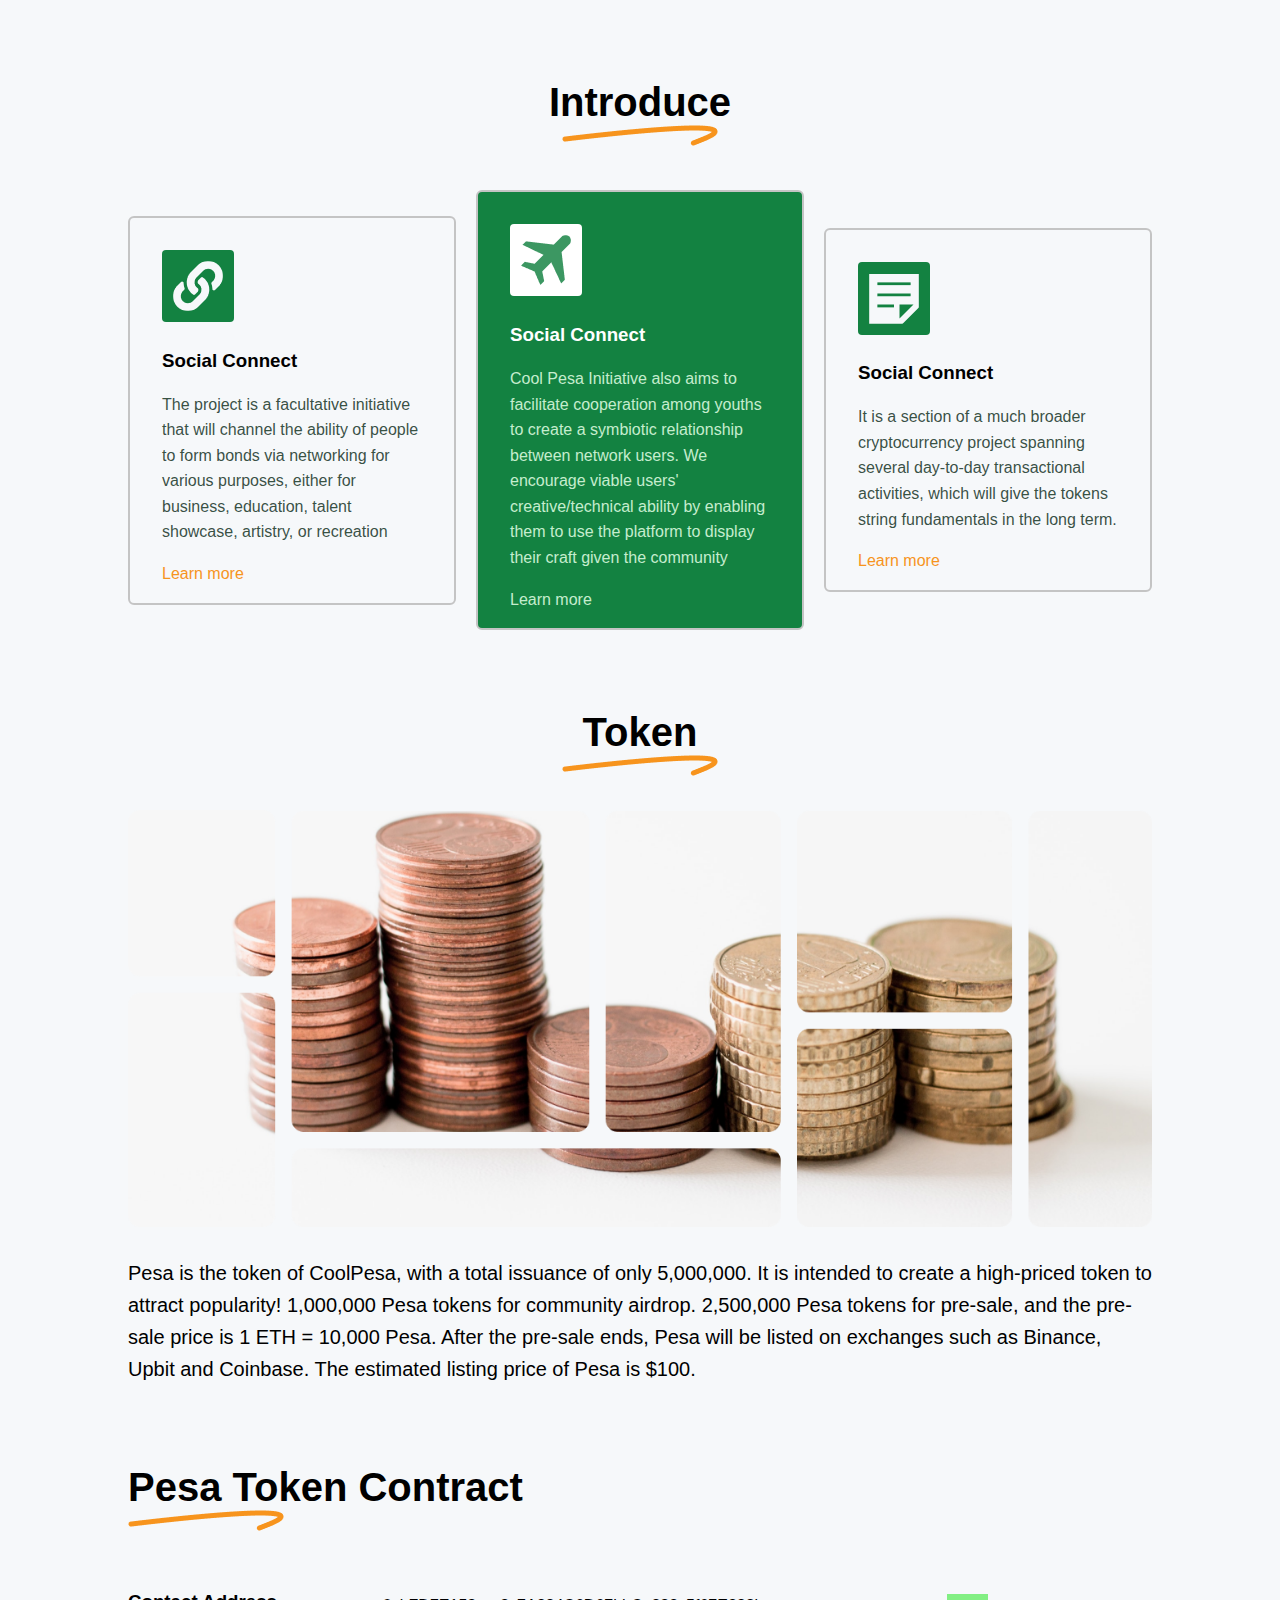
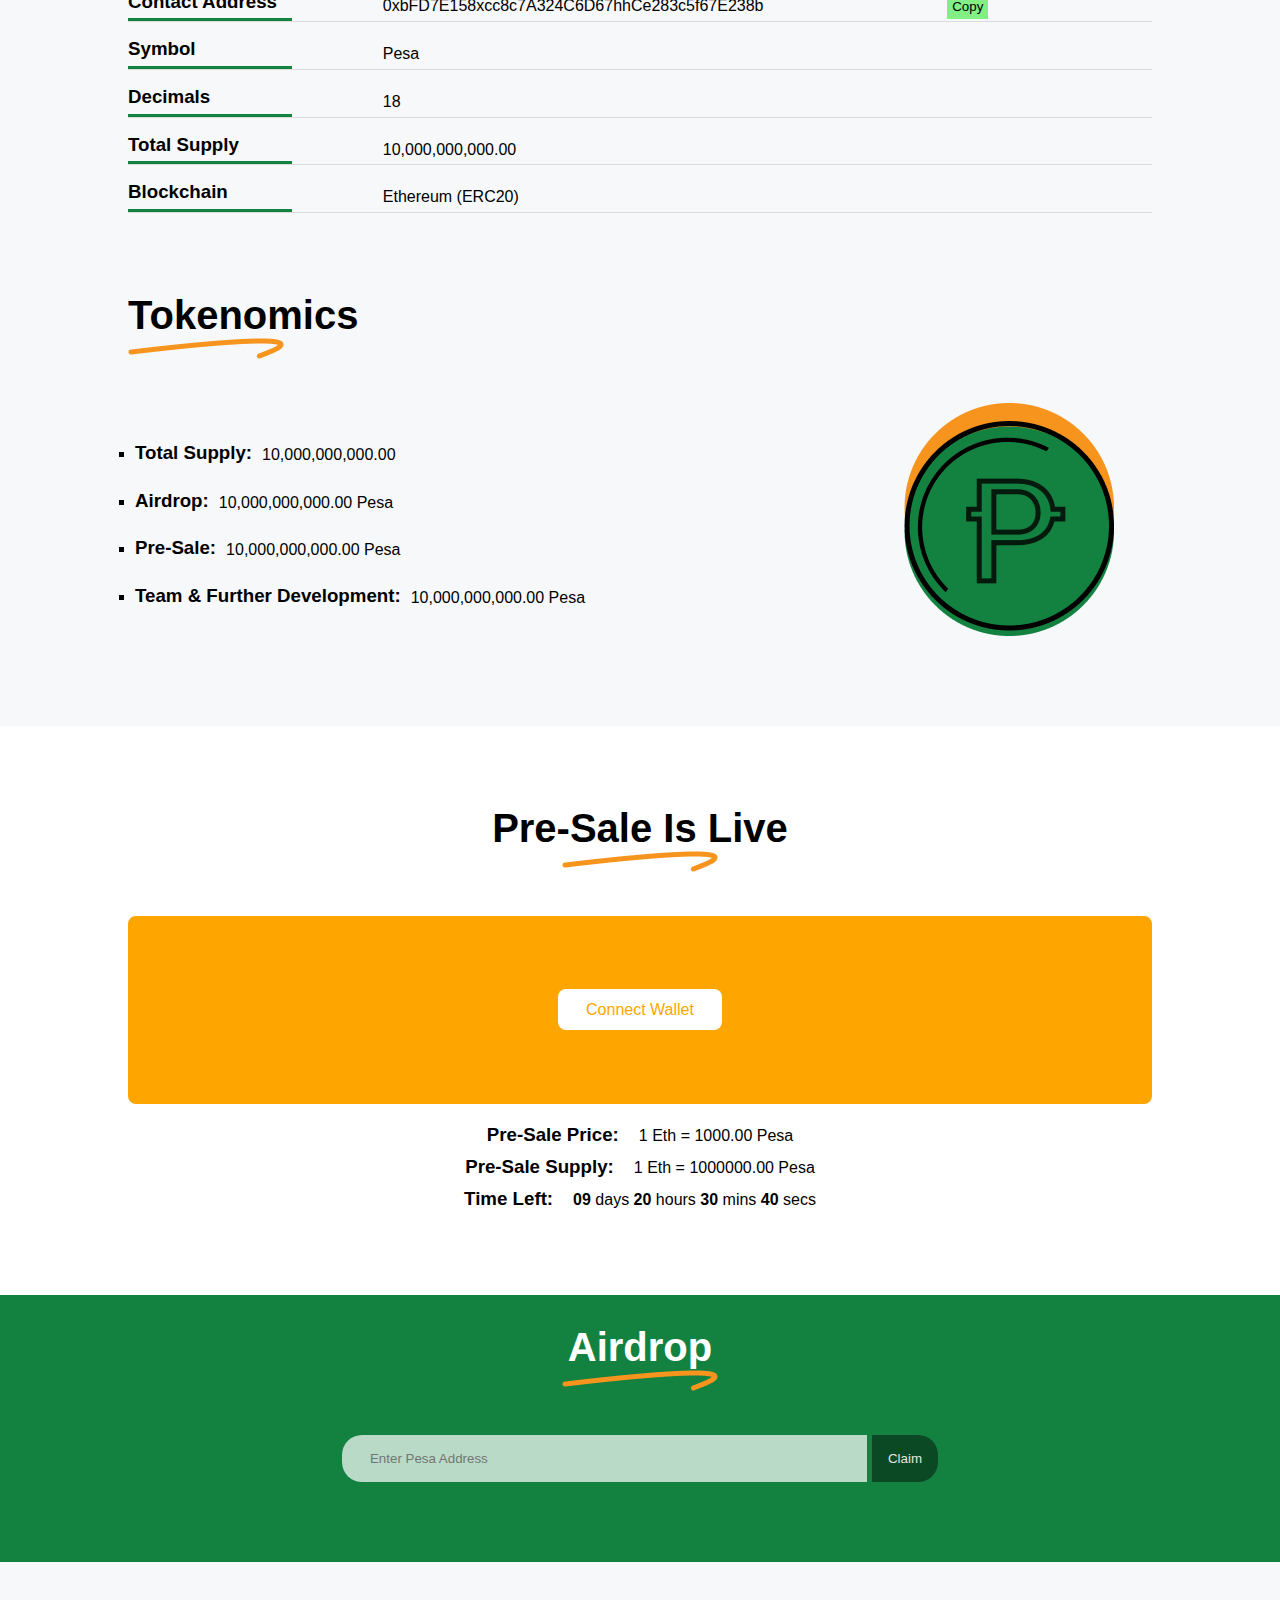
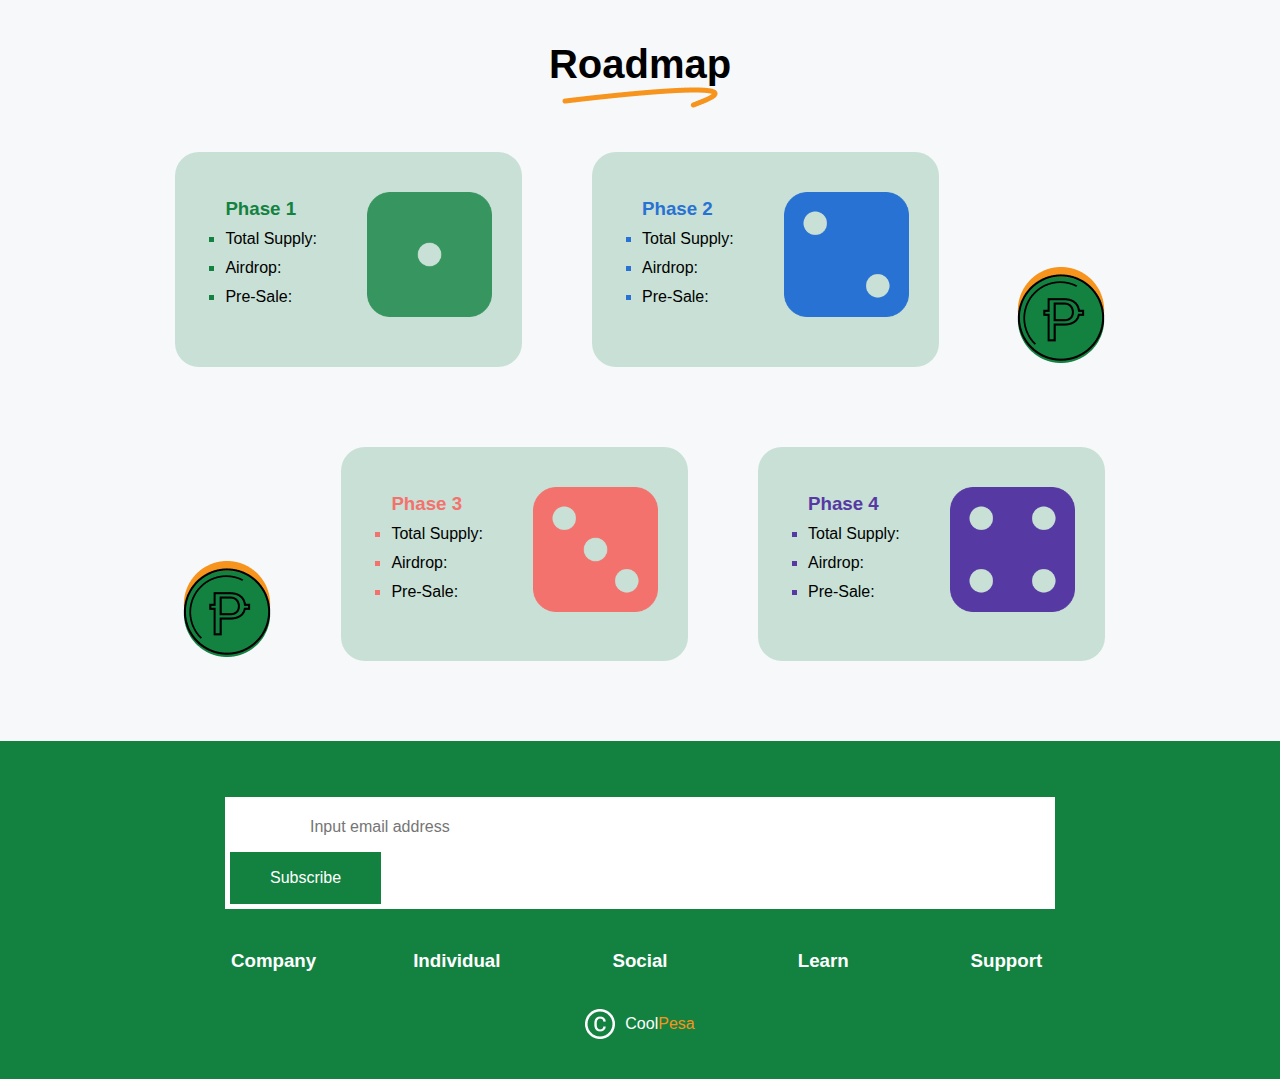
<file: home.html>
<!DOCTYPE html>
<html lang="en">
<head>
    <meta charset="UTF-8">
    <meta http-equiv="X-UA-Compatible" content="IE=edge">
    <meta name="viewport" content="width=device-width, initial-scale=1.0">
    <title>CoolPesa</title>
    <link rel="stylesheet" href="style.css">
</head>
<body>
  <section class="introduce pt pb">
      <div class="container __introduce-container">
        <div class="title">
          <h2>Introduce</h2>
          <img src="images/Vector 2.png" alt="">
        </div>
        <div class="service">
          <article class="social">
            <img src="images/Vector 5.png" alt="">
            <h3>Social Connect</h3>
            <p>The project is a facultative initiative that will channel the ability of people to form bonds via networking for various purposes, either for business, education, talent showcase, artistry, or recreation</p>
            <a href="">Learn more</a>
          </article>
          <article class="investment">
            <img src="images/Vector 4.png" alt="">
            <h3>Social Connect</h3>
            <p>Cool Pesa Initiative also aims to facilitate cooperation among youths to create a symbiotic relationship between network users. We encourage viable users' creative/technical ability by enabling them to use the platform to display their craft given the community</p>
            <a href="">Learn more</a>
          </article>
          <article class="utility-form">
            <img src="images/Vector 3.png" alt="">
            <h3>Social Connect</h3>
            <p>It is a section of a much broader cryptocurrency project spanning several day-to-day transactional activities, which will give the tokens string fundamentals in the long term. </p>
            <a href="">Learn more</a>
          </article>
        </div>
      </div>
  </section>



  <section class="token pb">
      <div class="container __token-container">
        <div class="section-title">
          <h2>Token</h2>
          <img src="images/Vector 2.png" alt="">
        </div>
        <img src="images/coin.png" alt="">
        <p>Pesa is the token of CoolPesa, with a total issuance of only 5,000,000. It is intended to create a high-priced token to attract popularity! 1,000,000 Pesa tokens for community airdrop. 2,500,000 Pesa tokens for pre-sale, and the pre-sale price is 1 ETH = 10,000 Pesa. After the pre-sale ends, Pesa will be listed on exchanges such as Binance, Upbit and Coinbase. The estimated listing price of Pesa is $100.</p>
      </div>
    </section>

  <section class="contract pb">
    <div class="container __contract-container">
      <div class="title">
        <h2>Pesa Token Contract</h2>
        <img src="images/Vector 2.png" alt="">
      </div>
      <div>
        <div class="contract-details">
          <h3>Contact Address</h3>
          <p>0xbFD7E158xcc8c7A324C6D67hhCe283c5f67E238b</p>
          <a href=""><button>Copy</button></a>
        </div>
        <div class="contract-details">
          <h3>Symbol</h3>
          <p>Pesa</p>
          <div></div>
        </div>
        <div class="contract-details">
          <h3>Decimals</h3>
          <p>18</p>
          <div></div>
        </div>
        <div class="contract-details">
          <h3>Total Supply</h3>
          <p>10,000,000,000.00</p>
          <div></div>
        </div>
        <div class="contract-details">
          <h3>Blockchain</h3>
          <p>Ethereum (ERC20)</p>
          <div></div>
        </div>
      </div>
    </div>
  </section>


  <section class="tokenomics pb">
    <div class="container __tokenomics-container">
      <div class="title">
        <h2>Tokenomics</h2>
        <img src="images/Vector 2.png" alt="">
      </div>
      <div class="tokenomics-grid">
        <div class="tokenomics-left">
          <ul>
            <li><h3>Total Supply:</h3></li>
            <p>10,000,000,000.00 </p>
          </ul>
          <ul>
            <li><h3>Airdrop:</h3></li>
            <p>10,000,000,000.00 Pesa </p>
          </ul>
          <ul>
            <li><h3>Pre-Sale:</h3></li>
            <p>10,000,000,000.00 Pesa </p>
          </ul>
          <ul>
            <li><h3>Team & Further Development:</h3></li>
            <p>10,000,000,000.00 Pesa </p>
          </ul>
        </div class="tokenomics-flex">
        <div class="tokenomics-right">
          <img src="images/coin3.png" alt="">
        </div>
      </div>
    </div>
  </section>

  <section class="pre-sale pb pt">
    <div class="container __presale-container">
      <div class="section-title __pb">
        <h2>Pre-Sale Is Live</h2>
        <img src="images/Vector 2.png" alt="">
      </div>
      <div class="banner">
        <a class="btn-primary" href="">Connect Wallet</a>
      </div>
      <div class="price __pt">
        <div>
          <h3>Pre-Sale Price:</h3>
          <p>1 Eth = 1000.00 Pesa</p>
        </div>
        <div>
          <h3>Pre-Sale Supply:</h3>
          <p>1 Eth = 1000000.00 Pesa</p>
        </div>
        <div>
          <h3>Time Left:</h3>
          <time><b>09</b> days <b>20</b> hours <b>30</b> mins <b>40</b> secs</time>
        </div> 
      </div>
    </div>
  </section>

  <section class="airdrop pb __pt">
    <div class="container __air-container">
      <div class="section-title __pb __pt">
        <h2 style="color: white;">Airdrop</h2>
        <img src="images/Vector 2.png" alt="">
      </div>
      <form action="post" id="airdrop-form">
        <input type="text" name="pesa address" placeholder="Enter Pesa Address" id="pesa-address">
        <button id="air-btn" type="submit">Claim</button>
      </form>
    </div>
  </section>

  <section class="roadmap pb pt">
      <div class="container __roadmap-container">
          <div class="section-title __pb">
            <h2>Roadmap</h2>
            <img src="images/Vector 2.png" alt="">
          </div>
          <div class="top">
            <div class="phase phase1">
                <div class="left">
                    <h3>Phase 1</h3>
                    <ul>
                        
                        <li><span>Total Supply: </span></li>
                        <li><span>Airdrop: </span></li>
                        <li><span>Pre-Sale: </span></li>
                    </ul>
                </div>
                <div class="right">
                    <img src="images/die1.png" alt="">
                </div>
            </div>
            <div class="phase phase2">
                <div class="left">
                    <h3>Phase 2</h3>
                    <ul>
                        
                      <li><span>Total Supply: </span></li>
                      <li><span>Airdrop: </span></li>
                      <li><span>Pre-Sale: </span></li>
                    </ul>
                </div>
                <div class="right">
                    <img src="images/die2.png" alt="">
                </div>
            </div>
            <div>
                <img src="images/coin2.png" alt="">
            </div>
          </div>
          <div class="bottom pt">
            <div>
              <img src="images/coin2.png" alt="">
            </div>
            <div class="phase phase3">
                <div class="left">
                    <h3>Phase 3</h3>
                    <ul>
                        
                      <li><span>Total Supply: </span></li>
                      <li><span>Airdrop: </span></li>
                      <li><span>Pre-Sale: </span></li>
                    </ul>
                </div>
                <div class="right">
                    <img src="images/die3.png" alt="">
                </div>
            </div>
            <div class="phase phase4">
                <div class="left">
                    <h3>Phase 4</h3>
                    <ul>
                        
                      <li><span>Total Supply: </span></li>
                      <li><span>Airdrop: </span></li>
                      <li><span>Pre-Sale: </span></li>
                    </ul>
                </div>
                <div class="right">
                    <img src="images/die4.png" alt="">
                </div>
            </div>
          </div>
      </div>
  </section>


  <footer class="__pb __pt">
    <div class="container __footer-container">
      <form action="" method="post">
        <input type="email" name="email" id="email" placeholder="Input email address">
        <button type="submit" class="btn">Subscribe</button>
      </form>
      <nav class="footer-nav footer" role="footer navigation">
        <div class="company">
          <h3>Company</h3>
        </div>
        <div class="individuals">
          <h3>Individual</h3>
        </div>
        <div class="social">
          <h3>Social</h3>
        </div>
        <div class="learn">
          <h3>Learn</h3>
        </div>
        <div class="support">
          <h3>Support</h3>
        </div>
      </nav>
      <div class="copy __pt">
        <img src="images/copyright.png" alt="">
        <span>Cool<span style="color: #F7941D;">Pesa</span></span>
      </div>
    </div>
  </footer>
  
</body>
</html>
</file>
<file: style.css>
* {
    margin: 0;
    padding: 0;
    box-sizing: border-box;
    outline: none;
    text-decoration: none;
    list-style-type: none;
}
body {
   font-family: -apple-system, BlinkMacSystemFont, 'Segoe UI', Roboto, Oxygen, Ubuntu, Cantarell, 'Open Sans', 'Helvetica Neue', sans-serif;
}
.btn-primary {
    padding: 12px 28px;
    background-color: #138241;
    border-radius: 8px;
    font-family: -apple-system, BlinkMacSystemFont, 'Segoe UI', Roboto, Oxygen, Ubuntu, Cantarell, 'Open Sans', 'Helvetica Neue', sans-serif;
    font-size: 16px;
    font-weight: 500;
    line-height: 28px;
    color: white;
}

.btn-secondary {
    padding: 12px 28px;
    background-color: transparent;
    border-radius: 8px;
    font-family: -apple-system, BlinkMacSystemFont, 'Segoe UI', Roboto, Oxygen, Ubuntu, Cantarell, 'Open Sans', 'Helvetica Neue', sans-serif;
    font-size: 16px;
    font-weight: 500;
    line-height: 28px;
    color: #138241;
}
input {
    padding: 12px 28px;
    border: none;
}
button {
    border: none;
}
.container {
    width: 80vw;
    margin: auto;
}

 .pb {
    padding-bottom: 5rem;
 }
 .pt {
    padding-top: 5rem;
 }
 .__pb {
    padding-bottom: 40px;
 }
.section-title {
    text-align: center;
}

/******************************Header*************************/

.nav-item {
    font-family: -apple-system, BlinkMacSystemFont, 'Segoe UI', Roboto, Oxygen, Ubuntu, Cantarell, 'Open Sans', 'Helvetica Neue', sans-serif;
    font-size: 20px;
    font-weight: 600;
    line-height: 32px;
    letter-spacing: 0em;
    text-align: left;
    color: #042411CC;
    padding: 12px 36px;
}

header {
    height: 6rem;
    width: 100%;
    background: #FFFFFF;
    display: flex;
    box-shadow: 0px 4px 15px 0px #ABABAB40;
    position: fixed;
    z-index: 999;
}

.__header-container {
    display: flex;
    justify-content: space-between;
    align-items: center;
    height: fit-content;
}

.main-nav {
    width: 40%;
    display: flex;
    justify-content: space-between;
    align-items: center;
}


/******************************hero*************************/

.hero {
    padding-top: 10rem;
    background-color: #F6F8FA;
}
.__hero-container {
    display: grid;
    grid-template-columns: 57% 43%;
   
}

.left-side {
    display: flex;
    flex-direction: column;
    justify-content: flex-start;
    align-items: baseline;
    gap: 32px;
}
h1 {
    font-family: -apple-system, BlinkMacSystemFont, 'Segoe UI', Roboto, Oxygen, Ubuntu, Cantarell, 'Open Sans', 'Helvetica Neue', sans-serif;
    font-size: 50px;
    font-weight: 700;
    line-height: 68px;
    text-align: left;

}

.left-side p {
    font-size: 20px;
    font-weight: 500;
    line-height: 32px;
    letter-spacing: 0em;
    text-align: left;
    color: #04241199;


}

.hero form {
    border: 1px solid #138241;
    border-radius: 8px;
    width: fit-content;
    padding: 5px;
    background-color: #fff;
}
.hero form input#email {
    line-height: 1.6;
    font-size: 16px;
    background-color: #fff;
    
}
.hero form input#email:active {
    background-color: #fff;
}

.right-side {
    
    background-image: url(images/Vector.png);
    background-position-y: center;
    background-position-x: center;
    background-size: cover;
    
}
.right-side img {
    padding-left: 100px;
    height: 450px;
}

/******************************Aim*************************/
.aim {
    
    background-color: #D4E6DE;
}

.__aim-container {
    display: flex;
    flex-direction: column;
    gap: 30px;
}


h2 {
    font-size: 40px;
}

.aim p {
    font-size: 20px;
    line-height: 1.6;
}
/******************************token*************************/
.token {
    
    background-color: #F6F8FA;
}

.__token-container {
    display: flex;
    flex-direction: column;
    gap: 30px;
}


h2 {
    font-size: 40px;
}

.token p {
    font-size: 20px;
    line-height: 1.6;
}



/******************************services*************************/

.services {
    background-color: #F6F8FA;
}
.title {
    text-align: left;
    padding-bottom: 40px;
}

.service {
    display: grid;
    grid-template-columns: repeat(3, 1fr);
    gap: 20px;
}
.service h3 {
    padding: 1rem 0;
}



article {
    border: 2px solid #13824180;
    border-radius: 6px;
    padding: 2rem 2rem 1rem;
    line-height: 1.6;
    background-color: #F6F8FA;
}
article p {
    padding: 0 0 1rem 0;
    color:rgba(4, 36, 17, 0.8);
}
article a {
    color: #F7941D;

}

.social img {
    background-color: #138241;
    padding: .7rem;
    border-radius: 4px;
}
.utility-form img {
    background-color: #138241;
    padding: .7rem;
    border-radius: 4px;
}
.investment img {
    background-color: white;
    padding: .7rem;
    border-radius: 4px;
}
.investment {
    background-color: #138241;

}
.investment p {
    color: #C5EDCE;

}

.investment h3 {
    color: white;
}
.investment a {
    color: #C5EDCE;

}
/******************************introduce*************************/

.introduce {
    background-color: #F6F8FA;
}
.introduce .title {
    text-align: center;
    padding-bottom: 40px;
}

.introduce .service {
    display: grid;
    grid-template-columns: repeat(3, 1fr);
    gap: 20px;
    align-items: center;
}
.introduce .service h3 {
    padding: 1rem 0;
}



.introduce article {
    border: 2px solid #C4C4C4;
    border-radius: 6px;
    padding: 2rem 2rem 1rem;
    line-height: 1.6;
    background-color: #F6F8FA;
    height: fit-content;
}
.introduce article p {
    padding: 0 0 1rem 0;
    color:rgba(4, 36, 17, 0.8);
}
.introduce article a {
    color: #F7941D;

}

.introduce .social img {
    background-color: #138241;
    padding: .7rem;
    border-radius: 4px;
}
.introduce .utility-form img {
    background-color: #138241;
    padding: .7rem;
    border-radius: 4px;
}
.introduce .investment img {
    background-color: white;
    padding: .7rem;
    border-radius: 4px;
}
.introduce .investment {
    background-color: #138241;

}
.introduce .investment p {
    color: #C5EDCE;

}

.introduce .investment h3 {
    color: white;
}
.introduce .investment a {
    color: #C5EDCE;

}

/******************************mission*************************/
.mission {
    font-size: 20px;
    background-color: #D4E6DE;
}

/******************************FAQS*************************/
.faqs {
    background-color: #F6F8FA;
}
.__faqs-container {
    display: grid;
    grid-template-columns: repeat(2, 1fr);
    gap: 10rem;
}

.__faqs-container .left {
    display: flex;
    flex-direction: column;
    align-items: flex-start;
    
}
.__faqs-container .left p {
    line-height: 1.6;
    font-size: 20px;
}

/******************************Features*************************/

.__feature-container .row {
    display: grid;
    grid-template-columns: repeat(5, 1fr);
    gap: 20px;
    justify-items: center;
    align-items: center;

}
.__feature-container .row .feature1 {
    text-align: center;
}
.__feature-container .row .feature2 {
    text-align: center;
}
.__feature-container .row .feature1 img {
    background-image: url(images/shape\ 1.png);
    background-size: contain;
    background-repeat: no-repeat;
    padding: 4rem;

}
.__feature-container .row .feature2 img {
    background-image: url(images/shape\ 2.png);
    background-size: contain;
    background-repeat: no-repeat;
    padding: 4rem;
}
.__feature-container .row2 {
    display: grid;
    grid-template-columns: repeat(4, 1fr);
    gap: 20px;
    justify-items: center;
    align-items: center;
    width: 70vw;
    margin: auto;

}
.__feature-container .row2 .feature1 {
    text-align: center;
}
.__feature-container .row2 .feature2 {
    text-align: center;
}
.__feature-container .row2 .feature1 img {
    background-image: url(images/shape\ 1.png);
    background-size: contain;
    background-repeat: no-repeat;
    padding: 4rem;

}
.__feature-container .row2 .feature2 img {
    background-image: url(images/shape\ 2.png);
    background-size: contain;
    background-repeat: no-repeat;
    padding: 4rem;

}

/******************************contract*************************/

.contract {
    background-color: #F6F8FA;
}
.contract-details {
    display: grid;
    grid-template-columns: 20% 60% 20%;
    align-items: flex-end; 
    line-height: 1.8;
    border-bottom: 1px solid #DBDBDB;
    padding-top: 10px;
}

.contract-details h3 {
    border-bottom: 3px solid #138241;
    width: 80%;
}
.contract-details p {
    padding-left: 50px;
}
.contract button {
    border: none;
    background-color: rgba(101, 236, 101, 0.8);
    padding: 5px;
}

/******************************tokenomics*************************/
.tokenomics {
    background-color: #F6F8FA;
}
.tokenomics-grid {
    display: grid;
    grid-template-columns: 70% 30%;
    justify-content: space-between;
    align-items: center;
    line-height: 1.8;
}
.tokenomics-grid ul {
    display: flex;
    gap: 10px;
    width: fit-content;
    padding: 7px;
    align-items: flex-end;
    
}
.tokenomics-grid ul li {
    list-style-type: square;
}

.tokenomics-right {
    text-align: center;
}


/******************************pre-sale*************************/
.banner {
    background-color: orange;
    padding: 5rem 0 5rem 0;
    text-align: center;
    border-radius: 8px;
}


.banner .btn-primary {
    padding: 12px 28px;
    background-color: white;
    border-radius: 8px;
    font-family: -apple-system, BlinkMacSystemFont, 'Segoe UI', Roboto, Oxygen, Ubuntu, Cantarell, 'Open Sans', 'Helvetica Neue', sans-serif;
    font-size: 16px;
    font-weight: 500;
    line-height: 28px;
    color: orange;
}
.price div{
    text-align: center;
    display: flex;
    justify-content: center;
    gap: 20px;
    align-items: baseline;
    padding: 5px 0;
    
}


/******************************roadmap*************************/

.airdrop {
    background-color: #138241;
    
}

#airdrop-form {
    display: flex;
    justify-content: center;
   
}

#airdrop-form #pesa-address {
    border: 1px transparent white;
    border-radius: 20px 0 0 20px;
    margin-right: 5px;
    padding-right: 20rem;
    background-color: rgba(255, 255, 255, 0.7);
    
}
#airdrop-form #air-btn {
    border-radius: 0 20px 20px 0;
    padding: 1rem 1rem;
    background-color: #0a4924;
    color: rgb(230, 227, 227);
}



/******************************roadmap*************************/
.roadmap {
    background-color: #F6F8FA;
}

.top,.bottom {
    display: flex;
    justify-content: space-around;
    align-items: flex-end;
    width: fit-content;
    gap: 70px;
    margin: auto;
}
.phase {
    display: flex;
    justify-content: space-between;
    align-items: flex-start;
    gap: 50px;
    line-height: 1.8;
    background-color: #13824133;
    padding: 40px 30px 40px 50px;
    border-radius: 24px;
    
}


.phase li span {
    color: black;
}

.phase img {
    width: 125px;
    
}
.phase li {
    list-style-type: square;
}
.phase1 h3 {
    color: #138241;
}
.phase1 li {
    color: #138241;
}
.phase2 h3 {
    color: #2872D3;
}
.phase2 li {
    color: #2872D3;
}
.phase3 h3 {
    color: #F4726D;
}
.phase3 li {
    color: #F4726D;
}
.phase4 h3 {
    color: #5739A4;
}
.phase4 li {
    color: #5739A4;
}
.phase .left {
    text-align: left;
}


/******************************Footer*************************/
footer {
    background-color: #138241;
}


.__footer-container form {
    border: 1px solid #138241;
    background-color: #fff;
    border-radius: 0;
    width: 65vw;
    padding: 5px;
    margin: 40px auto;
}
.__footer-container form input#email {
    line-height: 1.6;
    padding-left: 80px;
    width: 52vw;
    font-size: 16px;
    background-color: #fff;
    
}
.__footer-container form input#email:active {
    background-color: #fff;
}
.btn {
    padding: 12px 40px;
    background-color: #138241;
    font-family: -apple-system, BlinkMacSystemFont, 'Segoe UI', Roboto, Oxygen, Ubuntu, Cantarell, 'Open Sans', 'Helvetica Neue', sans-serif;
    font-size: 16px;
    font-weight: 500;
    line-height: 28px;
    color: white;
}
.__footer-container 
.__footer-container form input {
    padding: 12px 28px;
    border: none;
}

.footer-nav {
    display: grid;
    grid-template-columns: repeat(4, 1fr);
    justify-items: center;
    align-items: flex-start;
    gap: 20px;
    width: 70vw;
    margin: 0 auto 15px;
}
.footer-nav.footer {
    display: grid;
    grid-template-columns: repeat(5, 1fr);
    justify-items: center;
    align-items: flex-start;
    gap: 20px;
    width: 70vw;
    margin: 0 auto 15px;
}
.footer-nav a {
    display: block;
    line-height: 1.6;
    color: #FFFFFFCC;

}
.footer-nav h3 {
    color: white;
    padding-bottom: 7px;
}
.__pt {
    padding-top: 15px;
}
.copy {
    display: flex;
    justify-content: center;
    align-items: center;
    gap: 10px;
    color: white;
}


/*******************************media Query*****************/

@media (max-width:540px) {
    /******************************introduce*************************/

    .introduce .service {
        display: grid;
        grid-template-columns: 1fr;
        gap: 20px;
        align-items: center;
    }

    .contract-details {
        line-height: normal;
    }
}
</file>
